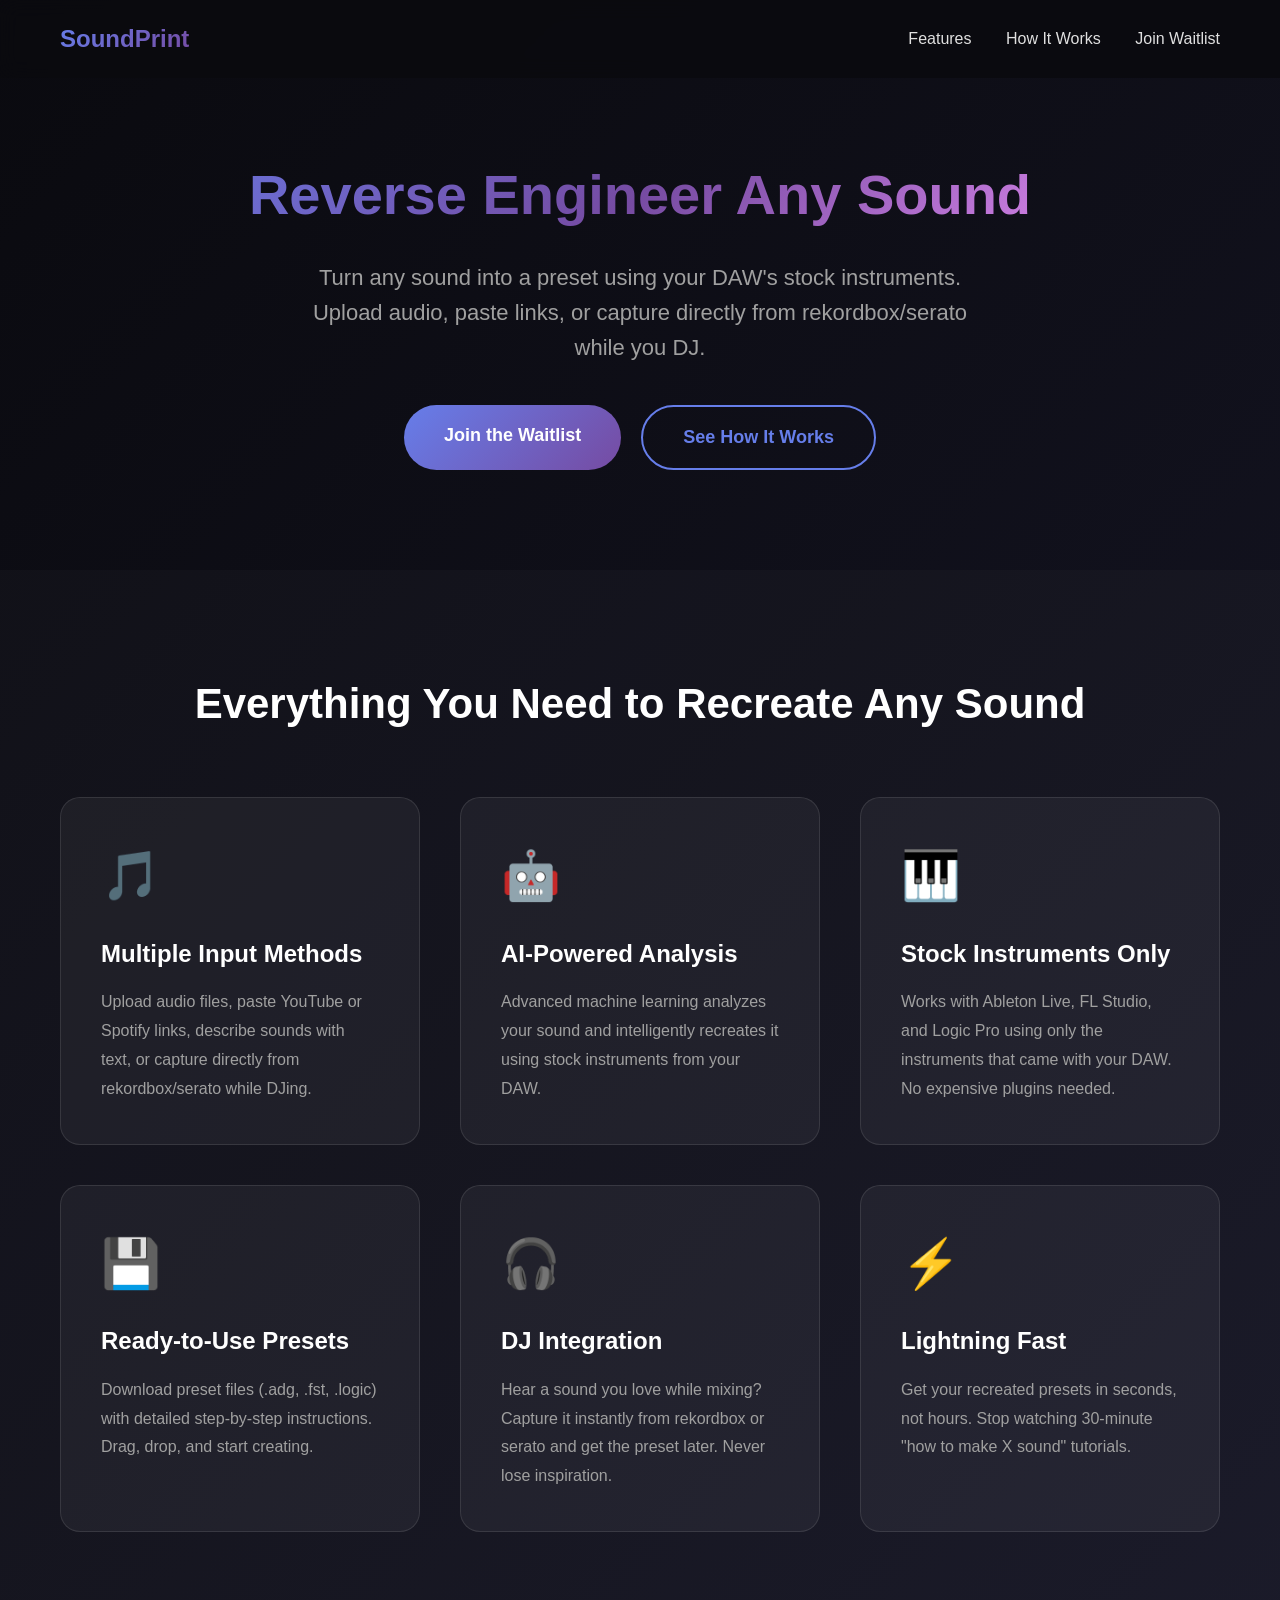
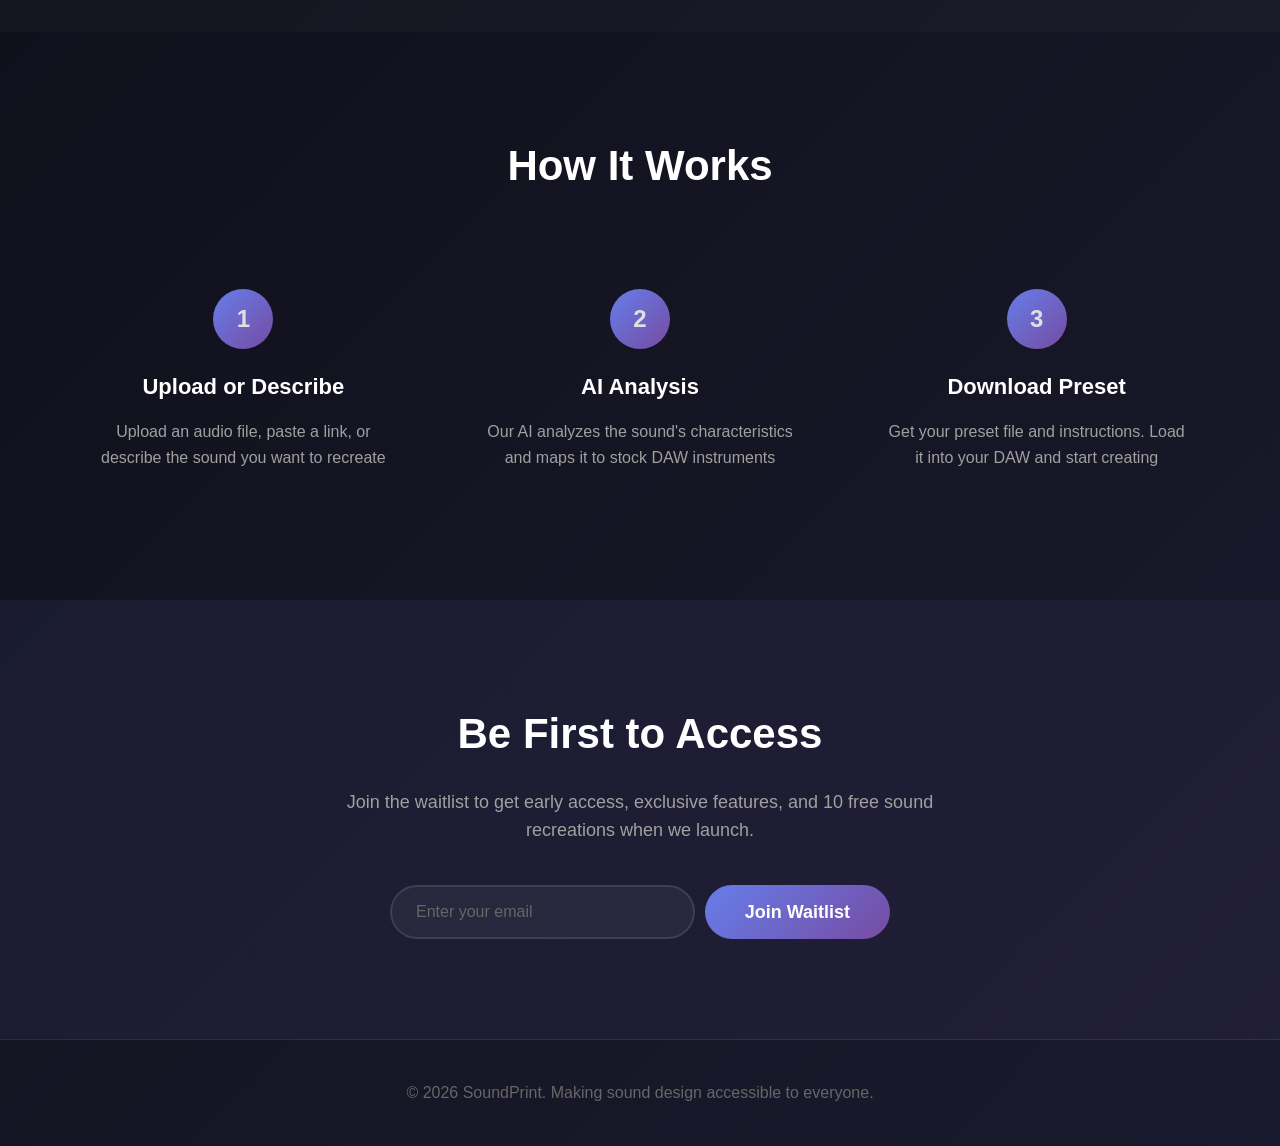
<file: landing-page/index.html>
<!DOCTYPE html>
<html lang="en">
<head>
    <meta charset="UTF-8">
    <meta name="viewport" content="width=device-width, initial-scale=1.0">
    <title>SoundPrint - Reverse Engineer Any Sound</title>
    <meta name="description" content="Turn any sound into a preset using your DAW's stock instruments. Upload audio, paste links, or capture from rekordbox/serato.">
    <style>
        * {
            margin: 0;
            padding: 0;
            box-sizing: border-box;
        }

        body {
            font-family: -apple-system, BlinkMacSystemFont, 'Segoe UI', 'Roboto', 'Oxygen', 'Ubuntu', 'Cantarell', sans-serif;
            background: linear-gradient(135deg, #0a0a0f 0%, #1a1a2e 100%);
            color: #e0e0e0;
            line-height: 1.6;
            overflow-x: hidden;
        }

        .container {
            max-width: 1200px;
            margin: 0 auto;
            padding: 0 20px;
        }

        /* Navigation */
        nav {
            padding: 20px 0;
            position: fixed;
            width: 100%;
            top: 0;
            z-index: 100;
            background: rgba(10, 10, 15, 0.9);
            backdrop-filter: blur(10px);
        }

        nav .container {
            display: flex;
            justify-content: space-between;
            align-items: center;
        }

        .logo {
            font-size: 24px;
            font-weight: bold;
            background: linear-gradient(135deg, #667eea 0%, #764ba2 100%);
            -webkit-background-clip: text;
            -webkit-text-fill-color: transparent;
            background-clip: text;
        }

        .nav-links a {
            color: #e0e0e0;
            text-decoration: none;
            margin-left: 30px;
            transition: color 0.3s;
        }

        .nav-links a:hover {
            color: #667eea;
        }

        /* Hero Section */
        .hero {
            padding: 150px 0 100px;
            text-align: center;
            position: relative;
        }

        .hero h1 {
            font-size: 56px;
            font-weight: 800;
            margin-bottom: 20px;
            background: linear-gradient(135deg, #667eea 0%, #764ba2 50%, #f093fb 100%);
            -webkit-background-clip: text;
            -webkit-text-fill-color: transparent;
            background-clip: text;
            animation: fadeInUp 0.8s ease-out;
        }

        .hero p {
            font-size: 22px;
            color: #a0a0a0;
            margin-bottom: 40px;
            max-width: 700px;
            margin-left: auto;
            margin-right: auto;
            animation: fadeInUp 0.8s ease-out 0.2s both;
        }

        .cta-group {
            display: flex;
            gap: 20px;
            justify-content: center;
            flex-wrap: wrap;
            animation: fadeInUp 0.8s ease-out 0.4s both;
        }

        .btn {
            padding: 16px 40px;
            border: none;
            border-radius: 50px;
            font-size: 18px;
            font-weight: 600;
            cursor: pointer;
            transition: all 0.3s;
            text-decoration: none;
            display: inline-block;
        }

        .btn-primary {
            background: linear-gradient(135deg, #667eea 0%, #764ba2 100%);
            color: white;
        }

        .btn-primary:hover {
            transform: translateY(-2px);
            box-shadow: 0 10px 30px rgba(102, 126, 234, 0.4);
        }

        .btn-secondary {
            background: transparent;
            border: 2px solid #667eea;
            color: #667eea;
        }

        .btn-secondary:hover {
            background: rgba(102, 126, 234, 0.1);
        }

        /* Features Section */
        .features {
            padding: 100px 0;
            background: rgba(255, 255, 255, 0.02);
        }

        .section-title {
            text-align: center;
            font-size: 42px;
            margin-bottom: 60px;
            color: #fff;
        }

        .features-grid {
            display: grid;
            grid-template-columns: repeat(auto-fit, minmax(280px, 1fr));
            gap: 40px;
        }

        .feature-card {
            padding: 40px;
            background: rgba(255, 255, 255, 0.05);
            border-radius: 20px;
            border: 1px solid rgba(255, 255, 255, 0.1);
            transition: all 0.3s;
        }

        .feature-card:hover {
            transform: translateY(-5px);
            background: rgba(255, 255, 255, 0.08);
            border-color: #667eea;
        }

        .feature-icon {
            font-size: 48px;
            margin-bottom: 20px;
        }

        .feature-card h3 {
            font-size: 24px;
            margin-bottom: 15px;
            color: #fff;
        }

        .feature-card p {
            color: #a0a0a0;
            line-height: 1.8;
        }

        /* How It Works */
        .how-it-works {
            padding: 100px 0;
        }

        .steps {
            display: grid;
            grid-template-columns: repeat(auto-fit, minmax(250px, 1fr));
            gap: 30px;
            margin-top: 60px;
        }

        .step {
            text-align: center;
            padding: 30px;
        }

        .step-number {
            width: 60px;
            height: 60px;
            background: linear-gradient(135deg, #667eea 0%, #764ba2 100%);
            border-radius: 50%;
            display: flex;
            align-items: center;
            justify-content: center;
            margin: 0 auto 20px;
            font-size: 24px;
            font-weight: bold;
        }

        .step h3 {
            font-size: 22px;
            margin-bottom: 15px;
            color: #fff;
        }

        .step p {
            color: #a0a0a0;
        }

        /* Waitlist Section */
        .waitlist {
            padding: 100px 0;
            background: linear-gradient(135deg, #667eea15 0%, #764ba215 100%);
        }

        .waitlist-content {
            text-align: center;
            max-width: 600px;
            margin: 0 auto;
        }

        .waitlist h2 {
            font-size: 42px;
            margin-bottom: 20px;
            color: #fff;
        }

        .waitlist p {
            font-size: 18px;
            color: #a0a0a0;
            margin-bottom: 40px;
        }

        .email-form {
            display: flex;
            gap: 10px;
            max-width: 500px;
            margin: 0 auto;
        }

        .email-input {
            flex: 1;
            padding: 16px 24px;
            border: 2px solid rgba(255, 255, 255, 0.1);
            background: rgba(255, 255, 255, 0.05);
            border-radius: 50px;
            color: #fff;
            font-size: 16px;
            outline: none;
            transition: all 0.3s;
        }

        .email-input:focus {
            border-color: #667eea;
            background: rgba(255, 255, 255, 0.08);
        }

        .email-input::placeholder {
            color: #666;
        }

        /* Footer */
        footer {
            padding: 40px 0;
            text-align: center;
            color: #666;
            border-top: 1px solid rgba(255, 255, 255, 0.1);
        }

        /* Animations */
        @keyframes fadeInUp {
            from {
                opacity: 0;
                transform: translateY(30px);
            }
            to {
                opacity: 1;
                transform: translateY(0);
            }
        }

        @keyframes float {
            0%, 100% {
                transform: translateY(0px);
            }
            50% {
                transform: translateY(-20px);
            }
        }

        /* Responsive */
        @media (max-width: 768px) {
            .hero h1 {
                font-size: 36px;
            }

            .hero p {
                font-size: 18px;
            }

            .section-title {
                font-size: 32px;
            }

            .email-form {
                flex-direction: column;
            }

            .nav-links {
                display: none;
            }
        }

        /* Success Message */
        .success-message {
            display: none;
            padding: 15px;
            background: rgba(76, 175, 80, 0.2);
            border: 1px solid #4CAF50;
            border-radius: 10px;
            color: #4CAF50;
            margin-top: 20px;
        }

        .success-message.show {
            display: block;
            animation: fadeInUp 0.5s ease-out;
        }
    </style>
</head>
<body>
    <!-- Navigation -->
    <nav>
        <div class="container">
            <div class="logo">SoundPrint</div>
            <div class="nav-links">
                <a href="#features">Features</a>
                <a href="#how-it-works">How It Works</a>
                <a href="#waitlist">Join Waitlist</a>
            </div>
        </div>
    </nav>

    <!-- Hero Section -->
    <section class="hero">
        <div class="container">
            <h1>Reverse Engineer Any Sound</h1>
            <p>Turn any sound into a preset using your DAW's stock instruments. Upload audio, paste links, or capture directly from rekordbox/serato while you DJ.</p>
            <div class="cta-group">
                <a href="#waitlist" class="btn btn-primary">Join the Waitlist</a>
                <a href="#how-it-works" class="btn btn-secondary">See How It Works</a>
            </div>
        </div>
    </section>

    <!-- Features Section -->
    <section id="features" class="features">
        <div class="container">
            <h2 class="section-title">Everything You Need to Recreate Any Sound</h2>
            <div class="features-grid">
                <div class="feature-card">
                    <div class="feature-icon">🎵</div>
                    <h3>Multiple Input Methods</h3>
                    <p>Upload audio files, paste YouTube or Spotify links, describe sounds with text, or capture directly from rekordbox/serato while DJing.</p>
                </div>
                <div class="feature-card">
                    <div class="feature-icon">🤖</div>
                    <h3>AI-Powered Analysis</h3>
                    <p>Advanced machine learning analyzes your sound and intelligently recreates it using stock instruments from your DAW.</p>
                </div>
                <div class="feature-card">
                    <div class="feature-icon">🎹</div>
                    <h3>Stock Instruments Only</h3>
                    <p>Works with Ableton Live, FL Studio, and Logic Pro using only the instruments that came with your DAW. No expensive plugins needed.</p>
                </div>
                <div class="feature-card">
                    <div class="feature-icon">💾</div>
                    <h3>Ready-to-Use Presets</h3>
                    <p>Download preset files (.adg, .fst, .logic) with detailed step-by-step instructions. Drag, drop, and start creating.</p>
                </div>
                <div class="feature-card">
                    <div class="feature-icon">🎧</div>
                    <h3>DJ Integration</h3>
                    <p>Hear a sound you love while mixing? Capture it instantly from rekordbox or serato and get the preset later. Never lose inspiration.</p>
                </div>
                <div class="feature-card">
                    <div class="feature-icon">⚡</div>
                    <h3>Lightning Fast</h3>
                    <p>Get your recreated presets in seconds, not hours. Stop watching 30-minute "how to make X sound" tutorials.</p>
                </div>
            </div>
        </div>
    </section>

    <!-- How It Works -->
    <section id="how-it-works" class="how-it-works">
        <div class="container">
            <h2 class="section-title">How It Works</h2>
            <div class="steps">
                <div class="step">
                    <div class="step-number">1</div>
                    <h3>Upload or Describe</h3>
                    <p>Upload an audio file, paste a link, or describe the sound you want to recreate</p>
                </div>
                <div class="step">
                    <div class="step-number">2</div>
                    <h3>AI Analysis</h3>
                    <p>Our AI analyzes the sound's characteristics and maps it to stock DAW instruments</p>
                </div>
                <div class="step">
                    <div class="step-number">3</div>
                    <h3>Download Preset</h3>
                    <p>Get your preset file and instructions. Load it into your DAW and start creating</p>
                </div>
            </div>
        </div>
    </section>

    <!-- Waitlist Section -->
    <section id="waitlist" class="waitlist">
        <div class="container">
            <div class="waitlist-content">
                <h2>Be First to Access</h2>
                <p>Join the waitlist to get early access, exclusive features, and 10 free sound recreations when we launch.</p>
                <form class="email-form" id="waitlistForm">
                    <input
                        type="email"
                        class="email-input"
                        placeholder="Enter your email"
                        required
                        id="emailInput"
                    >
                    <button type="submit" class="btn btn-primary">Join Waitlist</button>
                </form>
                <div class="success-message" id="successMessage">
                    🎉 You're on the list! Check your email for confirmation.
                </div>
            </div>
        </div>
    </section>

    <!-- Footer -->
    <footer>
        <div class="container">
            <p>&copy; 2026 SoundPrint. Making sound design accessible to everyone.</p>
        </div>
    </footer>

    <script>
        // Smooth scrolling for anchor links
        document.querySelectorAll('a[href^="#"]').forEach(anchor => {
            anchor.addEventListener('click', function (e) {
                e.preventDefault();
                const target = document.querySelector(this.getAttribute('href'));
                if (target) {
                    target.scrollIntoView({
                        behavior: 'smooth',
                        block: 'start'
                    });
                }
            });
        });

        // Waitlist form submission
        document.getElementById('waitlistForm').addEventListener('submit', async function(e) {
            e.preventDefault();
            const email = document.getElementById('emailInput').value;
            const successMessage = document.getElementById('successMessage');

            // TODO: Replace with actual API endpoint when backend is ready
            console.log('Email submitted:', email);

            // Show success message
            successMessage.classList.add('show');
            document.getElementById('emailInput').value = '';

            // Hide message after 5 seconds
            setTimeout(() => {
                successMessage.classList.remove('show');
            }, 5000);
        });

        // Intersection Observer for animation on scroll
        const observerOptions = {
            threshold: 0.1,
            rootMargin: '0px 0px -100px 0px'
        };

        const observer = new IntersectionObserver((entries) => {
            entries.forEach(entry => {
                if (entry.isIntersecting) {
                    entry.target.style.animation = 'fadeInUp 0.8s ease-out both';
                }
            });
        }, observerOptions);

        document.querySelectorAll('.feature-card, .step').forEach(el => {
            observer.observe(el);
        });
    </script>
</body>
</html>
</file>
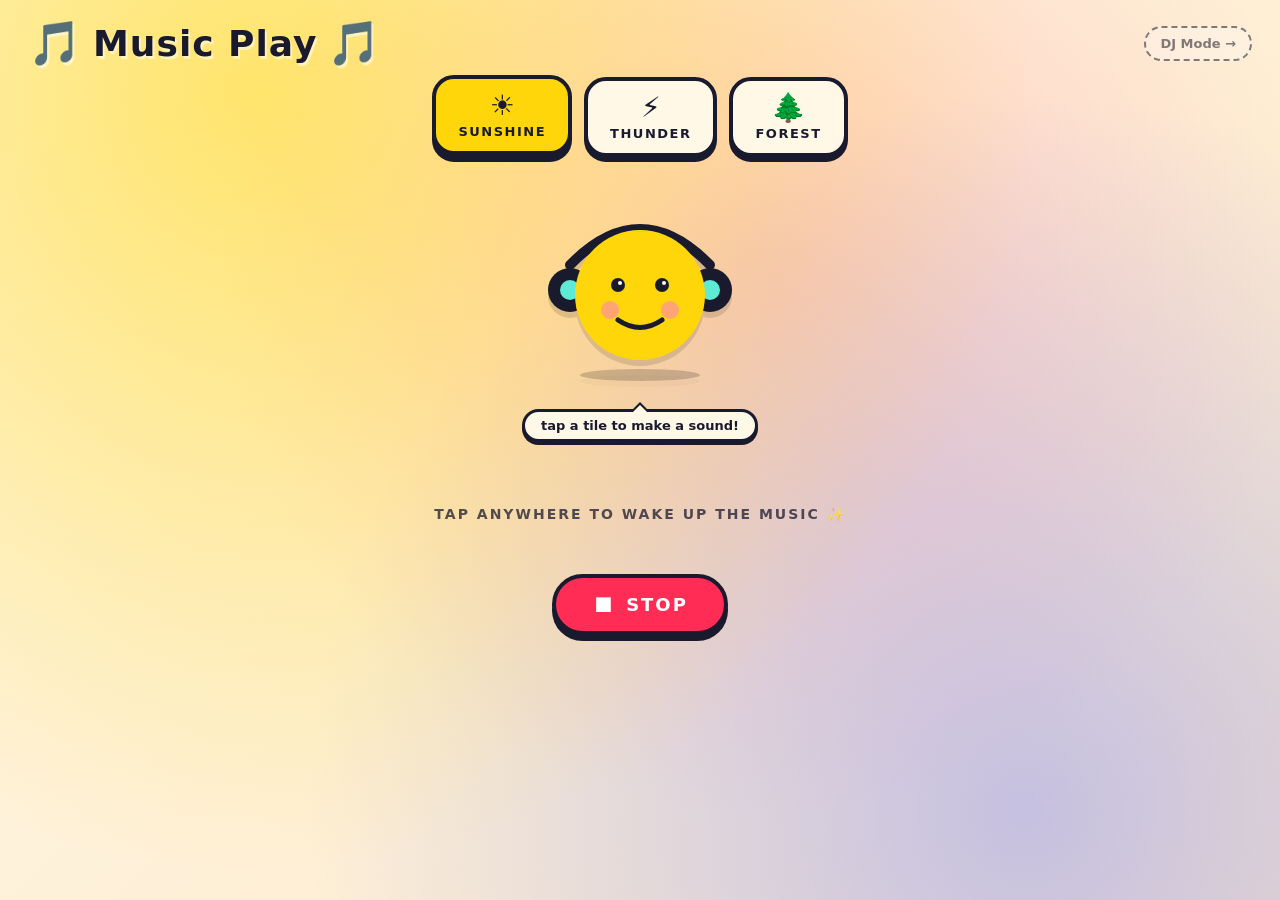
<file: play/index.html>
<!DOCTYPE html>
<html lang="en">
<head>
  <meta charset="UTF-8">
  <meta name="viewport" content="width=device-width, initial-scale=1.0, maximum-scale=1.0, user-scalable=no, viewport-fit=cover">
  <title>SoundPrint Play</title>
  <meta name="theme-color" content="#ffd60a">
  <meta name="apple-mobile-web-app-capable" content="yes">
  <meta name="mobile-web-app-capable" content="yes">
  <meta name="apple-mobile-web-app-status-bar-style" content="black-translucent">
  <meta name="apple-mobile-web-app-title" content="Music Play">
  <meta name="format-detection" content="telephone=no">
  <link rel="apple-touch-icon" href="../visual-daw/apple-touch-icon.png">
  <link rel="icon" type="image/svg+xml" href="../visual-daw/icon.svg">
  <link rel="stylesheet" href="style.css">
</head>
<body>
  <canvas id="sparkle-canvas"></canvas>

  <header id="play-header">
    <h1 class="play-title">
      <span class="title-emoji">🎵</span>
      Music Play
      <span class="title-emoji">🎵</span>
    </h1>
    <a href="../visual-daw/" class="pro-link" title="DJ Mode for grown-ups">DJ Mode &rarr;</a>
  </header>

  <main id="play-main">
    <nav class="worlds" aria-label="Music worlds">
      <button class="world active" data-genre="house">
        <span class="world-emoji">☀️</span>
        <span class="world-name">SUNSHINE</span>
      </button>
      <button class="world" data-genre="dnb">
        <span class="world-emoji">⚡</span>
        <span class="world-name">THUNDER</span>
      </button>
      <button class="world" data-genre="downtempo">
        <span class="world-emoji">🌲</span>
        <span class="world-name">FOREST</span>
      </button>
    </nav>

    <div class="character-stage">
      <div id="character" class="character" aria-hidden="true">
        <svg viewBox="0 0 220 220" xmlns="http://www.w3.org/2000/svg">
          <!-- shadow -->
          <ellipse cx="110" cy="200" rx="60" ry="6" fill="rgba(0,0,0,0.18)"/>
          <!-- headphone band -->
          <path d="M40 90 Q 110 18 180 90" stroke="#1a1a2e" stroke-width="10" fill="none" stroke-linecap="round"/>
          <!-- ear cups -->
          <circle cx="40" cy="115" r="22" fill="#1a1a2e"/>
          <circle cx="180" cy="115" r="22" fill="#1a1a2e"/>
          <circle cx="40" cy="115" r="10" fill="#5eead4"/>
          <circle cx="180" cy="115" r="10" fill="#5eead4"/>
          <!-- face -->
          <circle cx="110" cy="120" r="65" fill="#ffd60a"/>
          <!-- cheeks -->
          <circle cx="80" cy="135" r="9" fill="#ff8fa3" opacity="0.7"/>
          <circle cx="140" cy="135" r="9" fill="#ff8fa3" opacity="0.7"/>
          <!-- eyes -->
          <g class="char-eyes">
            <circle cx="88" cy="110" r="7" fill="#1a1a2e"/>
            <circle cx="132" cy="110" r="7" fill="#1a1a2e"/>
            <circle cx="90" cy="108" r="2" fill="#fff"/>
            <circle cx="134" cy="108" r="2" fill="#fff"/>
          </g>
          <!-- smile -->
          <path class="char-mouth" d="M88 145 Q 110 160 132 145" stroke="#1a1a2e" stroke-width="5" fill="none" stroke-linecap="round"/>
        </svg>
        <div class="char-glow"></div>
      </div>
      <div class="speech" id="speech">tap a tile to make a sound!</div>
    </div>

    <section class="grid-wrap">
      <div id="play-grid" class="play-grid"><!-- rendered by play.js --></div>
      <button id="stop-all" class="stop-btn" aria-label="Stop everything">
        <span class="stop-emoji">⏹</span>
        <span class="stop-text">STOP</span>
      </button>
    </section>
  </main>

  <!-- Shared engine + voice modules from the DAW route -->
  <script src="../visual-daw/audio-engine.js"></script>
  <script src="../visual-daw/voices/house-voices.js"></script>
  <script src="../visual-daw/voices/dnb-voices.js"></script>
  <script src="../visual-daw/voices/downtempo-voices.js"></script>
  <script src="../visual-daw/sequencer.js"></script>
  <script src="../visual-daw/session-view.js"></script>
  <script src="play.js"></script>
</body>
</html>
</file>
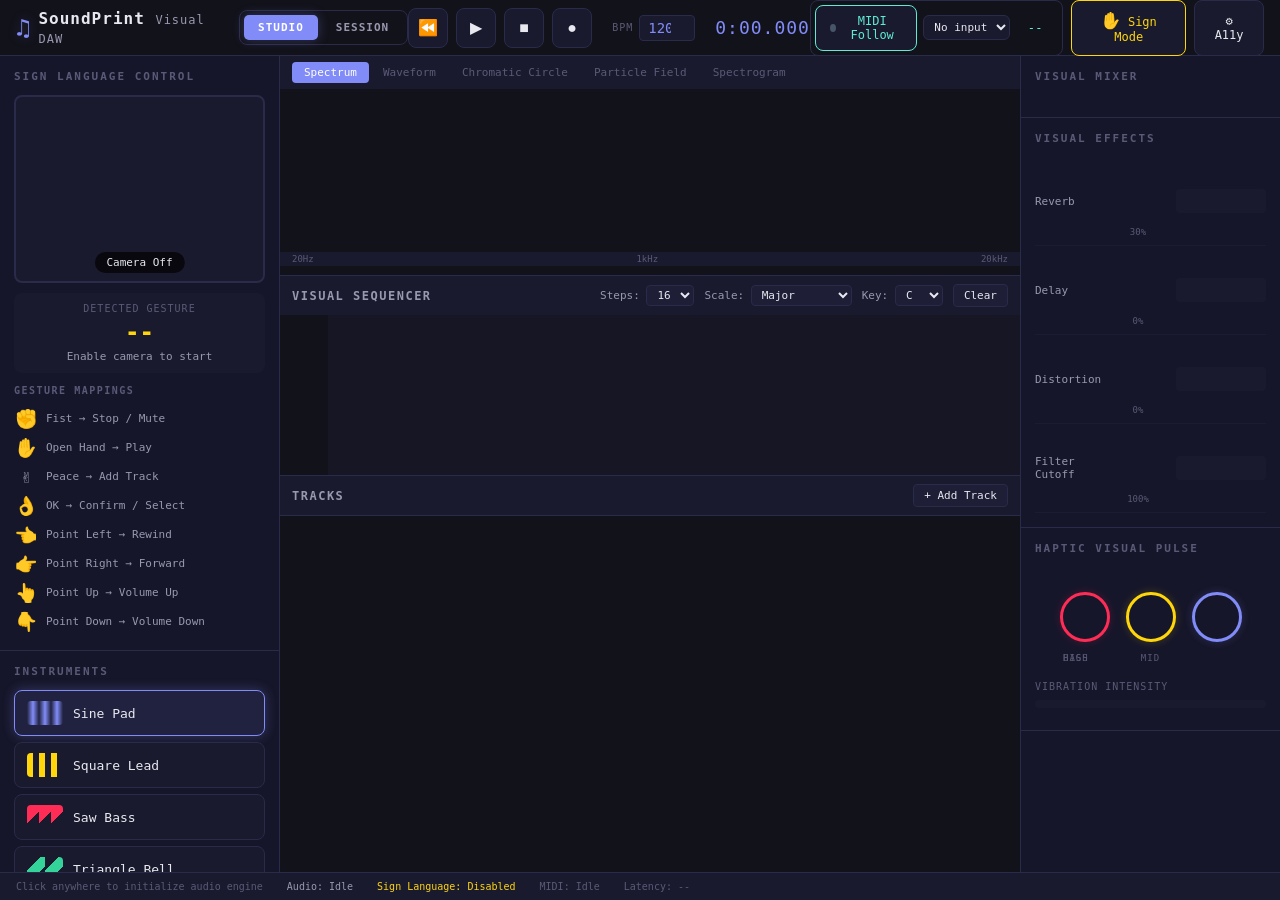
<file: visual-daw/index.html>
<!DOCTYPE html>
<html lang="en">
<head>
  <meta charset="UTF-8">
  <meta name="viewport" content="width=device-width, initial-scale=1.0, maximum-scale=1.0, user-scalable=no, viewport-fit=cover">
  <title>SoundPrint Visual DAW</title>
  <meta name="theme-color" content="#0f0f1a">
  <meta name="color-scheme" content="dark">
  <!-- iOS PWA -->
  <meta name="apple-mobile-web-app-capable" content="yes">
  <meta name="mobile-web-app-capable" content="yes">
  <meta name="apple-mobile-web-app-status-bar-style" content="black-translucent">
  <meta name="apple-mobile-web-app-title" content="SoundPrint">
  <meta name="format-detection" content="telephone=no">
  <link rel="manifest" href="manifest.json">
  <link rel="apple-touch-icon" href="apple-touch-icon.png">
  <link rel="icon" type="image/svg+xml" href="icon.svg">
  <link rel="stylesheet" href="style.css">
</head>
<body>
  <div id="app">
    <!-- Top Bar -->
    <header id="top-bar">
      <div class="logo">
        <span class="logo-icon">&#9835;</span>
        <span class="logo-text">SoundPrint <span class="subtitle">Visual DAW</span></span>
      </div>
      <nav id="view-tabs" aria-label="Workspace mode">
        <button class="view-tab active" data-view="studio" title="FL/Logic-style step + arrangement">Studio</button>
        <button class="view-tab" data-view="session" title="Ableton-style clip launcher">Session</button>
      </nav>
      <div class="transport-controls">
        <button id="btn-rewind" class="transport-btn" title="Rewind" aria-label="Rewind">&#9194;</button>
        <button id="btn-play" class="transport-btn play-btn" title="Play" aria-label="Play">&#9654;</button>
        <button id="btn-stop" class="transport-btn" title="Stop" aria-label="Stop">&#9632;</button>
        <button id="btn-record" class="transport-btn record-btn" title="Record" aria-label="Record">&#9679;</button>
        <div class="bpm-display">
          <label for="bpm-input">BPM</label>
          <input type="number" id="bpm-input" value="120" min="40" max="300" step="1">
        </div>
        <div class="time-sig">
          <span id="time-display">0:00.000</span>
        </div>
      </div>
      <div class="top-actions">
        <div id="midi-controls" class="midi-controls" title="Follow a synth via MIDI from your DAW">
          <button id="btn-midi-follow" class="action-btn midi-btn">
            <span class="midi-dot" aria-hidden="true"></span>
            <span class="midi-label">MIDI Follow</span>
          </button>
          <select id="midi-input-select" class="midi-select" aria-label="MIDI input device">
            <option value="">No input</option>
          </select>
          <span id="midi-note-display" class="midi-note-display" aria-live="polite">--</span>
        </div>
        <button id="btn-sign-language" class="action-btn sign-btn" title="Enable Sign Language Control">
          <span class="hand-icon">&#9995;</span> Sign Mode
        </button>
        <button id="btn-accessibility" class="action-btn" title="Accessibility Settings">&#9881; A11y</button>
      </div>
    </header>

    <!-- Main Content Area -->
    <main id="main-content">
      <!-- Left Panel - Instruments & Sign Language -->
      <aside id="left-panel">
        <div class="panel-section" id="sign-language-panel">
          <h3>Sign Language Control</h3>
          <div id="camera-feed-container">
            <video id="camera-feed" autoplay playsinline muted></video>
            <canvas id="gesture-overlay"></canvas>
            <div id="gesture-status">Camera Off</div>
          </div>
          <div id="detected-gesture">
            <div class="gesture-label">Detected Gesture</div>
            <div id="gesture-name">--</div>
            <div id="gesture-action">Enable camera to start</div>
          </div>
          <div id="gesture-mappings">
            <h4>Gesture Mappings</h4>
            <div class="mapping-item">
              <span class="gesture-icon">&#9994;</span>
              <span class="mapping-desc">Fist &rarr; Stop / Mute</span>
            </div>
            <div class="mapping-item">
              <span class="gesture-icon">&#9995;</span>
              <span class="mapping-desc">Open Hand &rarr; Play</span>
            </div>
            <div class="mapping-item">
              <span class="gesture-icon">&#9996;</span>
              <span class="mapping-desc">Peace &rarr; Add Track</span>
            </div>
            <div class="mapping-item">
              <span class="gesture-icon">&#128076;</span>
              <span class="mapping-desc">OK &rarr; Confirm / Select</span>
            </div>
            <div class="mapping-item">
              <span class="gesture-icon">&#128072;</span>
              <span class="mapping-desc">Point Left &rarr; Rewind</span>
            </div>
            <div class="mapping-item">
              <span class="gesture-icon">&#128073;</span>
              <span class="mapping-desc">Point Right &rarr; Forward</span>
            </div>
            <div class="mapping-item">
              <span class="gesture-icon">&#128070;</span>
              <span class="mapping-desc">Point Up &rarr; Volume Up</span>
            </div>
            <div class="mapping-item">
              <span class="gesture-icon">&#128071;</span>
              <span class="mapping-desc">Point Down &rarr; Volume Down</span>
            </div>
          </div>
        </div>

        <div class="panel-section" id="instruments-panel">
          <h3>Instruments</h3>
          <div class="instrument-list">
            <button class="instrument-btn active" data-instrument="sine">
              <div class="inst-visual sine-wave"></div>
              <span>Sine Pad</span>
            </button>
            <button class="instrument-btn" data-instrument="square">
              <div class="inst-visual square-wave"></div>
              <span>Square Lead</span>
            </button>
            <button class="instrument-btn" data-instrument="sawtooth">
              <div class="inst-visual saw-wave"></div>
              <span>Saw Bass</span>
            </button>
            <button class="instrument-btn" data-instrument="triangle">
              <div class="inst-visual tri-wave"></div>
              <span>Triangle Bell</span>
            </button>
            <button class="instrument-btn" data-instrument="drums">
              <div class="inst-visual drum-icon"></div>
              <span>Drum Kit</span>
            </button>
            <button class="instrument-btn" data-instrument="noise">
              <div class="inst-visual noise-icon"></div>
              <span>Noise / FX</span>
            </button>
          </div>
        </div>
      </aside>

      <!-- Center - Visualization + Timeline -->
      <section id="center-panel">
        <!-- Main Visualization Area -->
        <div id="visualization-area">
          <div id="viz-tabs">
            <button class="viz-tab active" data-viz="spectrum">Spectrum</button>
            <button class="viz-tab" data-viz="waveform">Waveform</button>
            <button class="viz-tab" data-viz="chromatic">Chromatic Circle</button>
            <button class="viz-tab" data-viz="particles">Particle Field</button>
            <button class="viz-tab" data-viz="spectrogram">Spectrogram</button>
          </div>
          <canvas id="main-viz-canvas"></canvas>
          <div id="frequency-legend">
            <span class="freq-low">20Hz</span>
            <span class="freq-mid">1kHz</span>
            <span class="freq-high">20kHz</span>
          </div>
        </div>

        <!-- Session View (Ableton clip launcher) -->
        <div id="session-area" class="hidden">
          <div id="session-header">
            <h3>Session <span class="session-subtitle">clip launcher</span></h3>
            <div class="session-hint">Click a clip to launch. Click a scene <span class="key">&#9654;</span> to fire the row. Click again to stop.</div>
          </div>
          <div id="session-grid-container"></div>
        </div>

        <!-- Visual Piano Roll / Sequencer -->
        <div id="sequencer-area">
          <div id="sequencer-header">
            <h3>Visual Sequencer</h3>
            <div class="seq-controls">
              <label>Steps: <select id="step-count">
                <option value="8">8</option>
                <option value="16" selected>16</option>
                <option value="32">32</option>
                <option value="64">64</option>
              </select></label>
              <label>Scale: <select id="scale-select">
                <option value="chromatic">Chromatic</option>
                <option value="major" selected>Major</option>
                <option value="minor">Minor</option>
                <option value="pentatonic">Pentatonic</option>
                <option value="blues">Blues</option>
              </select></label>
              <label>Key: <select id="key-select">
                <option value="C">C</option>
                <option value="C#">C#</option>
                <option value="D">D</option>
                <option value="D#">D#</option>
                <option value="E">E</option>
                <option value="F">F</option>
                <option value="F#">F#</option>
                <option value="G">G</option>
                <option value="G#">G#</option>
                <option value="A">A</option>
                <option value="A#">A#</option>
                <option value="B">B</option>
              </select></label>
              <button id="clear-seq" class="seq-btn">Clear</button>
            </div>
          </div>
          <div id="sequencer-grid-container">
            <div id="note-labels"></div>
            <div id="sequencer-grid"></div>
          </div>
        </div>

        <!-- Track Timeline -->
        <div id="track-area">
          <div id="track-header">
            <h3>Tracks</h3>
            <button id="add-track-btn" class="seq-btn">+ Add Track</button>
          </div>
          <div id="tracks-container">
            <!-- Tracks rendered by JS -->
          </div>
        </div>
      </section>

      <!-- Right Panel - Visual Mixer & Effects -->
      <aside id="right-panel">
        <div class="panel-section" id="visual-mixer">
          <h3>Visual Mixer</h3>
          <div id="mixer-channels">
            <!-- Mixer channels rendered by JS -->
          </div>
        </div>

        <div class="panel-section" id="effects-panel">
          <h3>Visual Effects</h3>
          <div class="effect-control">
            <label>Reverb</label>
            <div class="visual-knob" data-param="reverb" data-value="0.3">
              <canvas class="knob-canvas" width="60" height="60"></canvas>
              <span class="knob-value">30%</span>
            </div>
            <div class="effect-viz reverb-viz"></div>
          </div>
          <div class="effect-control">
            <label>Delay</label>
            <div class="visual-knob" data-param="delay" data-value="0.0">
              <canvas class="knob-canvas" width="60" height="60"></canvas>
              <span class="knob-value">0%</span>
            </div>
            <div class="effect-viz delay-viz"></div>
          </div>
          <div class="effect-control">
            <label>Distortion</label>
            <div class="visual-knob" data-param="distortion" data-value="0.0">
              <canvas class="knob-canvas" width="60" height="60"></canvas>
              <span class="knob-value">0%</span>
            </div>
            <div class="effect-viz dist-viz"></div>
          </div>
          <div class="effect-control">
            <label>Filter Cutoff</label>
            <div class="visual-knob" data-param="filter" data-value="1.0">
              <canvas class="knob-canvas" width="60" height="60"></canvas>
              <span class="knob-value">100%</span>
            </div>
            <div class="effect-viz filter-viz"></div>
          </div>
        </div>

        <!-- Haptic Visual Feedback -->
        <div class="panel-section" id="haptic-panel">
          <h3>Haptic Visual Pulse</h3>
          <div id="haptic-display">
            <div class="pulse-ring" id="pulse-bass"></div>
            <div class="pulse-ring" id="pulse-mid"></div>
            <div class="pulse-ring" id="pulse-high"></div>
            <div class="pulse-label">Bass</div>
            <div class="pulse-label mid-label">Mid</div>
            <div class="pulse-label high-label">High</div>
          </div>
          <div id="vibration-indicator">
            <span>Vibration Intensity</span>
            <div class="vib-bar-container">
              <div class="vib-bar" id="vib-bar"></div>
            </div>
          </div>
        </div>
      </aside>
    </main>

    <!-- Bottom Status Bar -->
    <footer id="status-bar">
      <span id="status-text">Ready - Visual DAW Loaded</span>
      <span id="audio-status">Audio: Idle</span>
      <span id="sign-status">Sign Language: Disabled</span>
      <span id="midi-status">MIDI: Idle</span>
      <span id="latency-display">Latency: --</span>
    </footer>
  </div>

  <!-- Accessibility Overlay -->
  <div id="a11y-overlay" class="overlay hidden">
    <div class="overlay-content">
      <h2>Accessibility Settings</h2>
      <button class="close-overlay" aria-label="Close">&times;</button>
      <div class="a11y-options">
        <label class="a11y-option">
          <input type="checkbox" id="opt-high-contrast"> High Contrast Mode
        </label>
        <label class="a11y-option">
          <input type="checkbox" id="opt-flash-alerts" checked> Flash Alerts for Beat
        </label>
        <label class="a11y-option">
          <input type="checkbox" id="opt-color-blind"> Color Blind Friendly Palette
        </label>
        <label class="a11y-option">
          <input type="checkbox" id="opt-large-viz" checked> Large Visualizations
        </label>
        <label class="a11y-option">
          <input type="checkbox" id="opt-haptic" checked> Haptic Pulse Display
        </label>
        <label class="a11y-option">
          <input type="checkbox" id="opt-screen-reader"> Screen Reader Descriptions
        </label>
        <div class="a11y-option">
          <label for="viz-intensity">Visualization Intensity</label>
          <input type="range" id="viz-intensity" min="0.2" max="2.0" step="0.1" value="1.0">
        </div>
        <div class="a11y-option">
          <label for="flash-rate">Beat Flash Rate</label>
          <input type="range" id="flash-rate" min="0.5" max="3.0" step="0.1" value="1.0">
        </div>
      </div>
    </div>
  </div>

  <script src="audio-engine.js"></script>
  <script src="voices/house-voices.js"></script>
  <script src="voices/dnb-voices.js"></script>
  <script src="voices/downtempo-voices.js"></script>
  <script src="visualizer.js"></script>
  <script src="sign-language.js"></script>
  <script src="sequencer.js"></script>
  <script src="midi-follow.js"></script>
  <script src="session-view.js"></script>
  <script src="app.js"></script>
</body>
</html>
</file>
<file: play/style.css>
/* SoundPrint Play — kid-friendly skin */

:root {
  --bg-1: #ffd60a;
  --bg-2: #ff8fa3;
  --bg-3: #818cf8;
  --ink: #1a1a2e;
  --paper: #fff8e7;
  --shadow: rgba(26, 26, 46, 0.18);

  /* Per-genre accent — set by JS */
  --accent: #ffd60a;
  --accent-dark: #f59e0b;
}

*, *::before, *::after { box-sizing: border-box; margin: 0; padding: 0; }

html, body {
  -webkit-text-size-adjust: 100%;
  -webkit-tap-highlight-color: transparent;
  overscroll-behavior: none;
  touch-action: manipulation;
  -webkit-touch-callout: none;
  -webkit-user-select: none;
  user-select: none;
}

body {
  font-family: 'Avenir Next', 'Quicksand', 'Comic Sans MS', system-ui, sans-serif;
  font-weight: 800;
  color: var(--ink);
  min-height: 100vh;
  width: 100vw;
  overflow-x: hidden;
  background:
    radial-gradient(circle at 20% 10%, rgba(255, 214, 10, 0.55), transparent 60%),
    radial-gradient(circle at 80% 90%, rgba(129, 140, 248, 0.45), transparent 55%),
    radial-gradient(circle at 60% 30%, rgba(255, 143, 163, 0.40), transparent 55%),
    linear-gradient(135deg, #fff8e7 0%, #fde8c8 100%);
  padding: env(safe-area-inset-top) env(safe-area-inset-right) env(safe-area-inset-bottom) env(safe-area-inset-left);
  transition: background 600ms ease;
  position: relative;
}

body[data-genre="dnb"] {
  background:
    radial-gradient(circle at 20% 10%, rgba(94, 234, 212, 0.5), transparent 60%),
    radial-gradient(circle at 80% 90%, rgba(192, 132, 252, 0.45), transparent 55%),
    linear-gradient(135deg, #1a1340 0%, #2d1b69 100%);
  color: #fff8e7;
}
body[data-genre="downtempo"] {
  background:
    radial-gradient(circle at 30% 20%, rgba(167, 243, 208, 0.45), transparent 55%),
    radial-gradient(circle at 70% 80%, rgba(196, 181, 253, 0.40), transparent 55%),
    linear-gradient(135deg, #d6f5e3 0%, #c2e7ff 100%);
}

#sparkle-canvas {
  position: fixed;
  inset: 0;
  width: 100vw;
  height: 100vh;
  pointer-events: none;
  z-index: 5;
}

#play-header {
  display: flex;
  justify-content: space-between;
  align-items: center;
  padding: 18px 28px 8px;
  position: relative;
  z-index: 10;
}

.play-title {
  font-size: clamp(22px, 4vw, 36px);
  letter-spacing: 1px;
  display: flex;
  align-items: center;
  gap: 10px;
  text-shadow: 2px 3px 0 rgba(255, 255, 255, 0.5);
}

.title-emoji { font-size: 1.2em; }

.pro-link {
  font-size: 13px;
  text-decoration: none;
  color: inherit;
  opacity: 0.55;
  background: rgba(255, 255, 255, 0.45);
  padding: 8px 14px;
  border-radius: 999px;
  border: 2px dashed currentColor;
  transition: opacity 0.2s;
}
.pro-link:hover { opacity: 1; }

#play-main {
  display: flex;
  flex-direction: column;
  align-items: center;
  gap: 18px;
  padding: 0 18px 28px;
  position: relative;
  z-index: 10;
}

/* ---- Worlds (genre tabs) ---- */
.worlds {
  display: flex;
  gap: 12px;
  flex-wrap: wrap;
  justify-content: center;
}

.world {
  appearance: none;
  border: 4px solid var(--ink);
  background: var(--paper);
  color: var(--ink);
  font-family: inherit;
  font-weight: 800;
  padding: 10px 22px 12px;
  border-radius: 22px;
  cursor: pointer;
  display: flex;
  flex-direction: column;
  align-items: center;
  gap: 2px;
  min-width: 110px;
  box-shadow: 0 5px 0 var(--ink);
  transition: transform 0.12s, box-shadow 0.12s, background 0.2s;
  touch-action: manipulation;
}

body[data-genre="dnb"] .world { color: var(--ink); }

.world:active { transform: translateY(3px); box-shadow: 0 2px 0 var(--ink); }
.world.active {
  background: var(--accent);
  transform: translateY(-2px);
  box-shadow: 0 7px 0 var(--ink);
}

.world-emoji { font-size: 28px; }
.world-name { font-size: 13px; letter-spacing: 1.5px; }

/* ---- Character ---- */
.character-stage {
  position: relative;
  display: flex;
  flex-direction: column;
  align-items: center;
  gap: 6px;
}

.character {
  width: 180px;
  height: 180px;
  position: relative;
  filter: drop-shadow(0 6px 0 rgba(0, 0, 0, 0.12));
  transform-origin: 50% 90%;
  animation: idle-bob 2.4s ease-in-out infinite;
}

.character.bop {
  animation: kick-bop 0.18s ease-out;
}
.character.playing { animation: idle-bob 0.5s ease-in-out infinite; }

@keyframes idle-bob {
  0%, 100% { transform: translateY(0) scale(1); }
  50% { transform: translateY(-4px) scale(1.02); }
}
@keyframes kick-bop {
  0% { transform: translateY(0) scale(1); }
  35% { transform: translateY(-14px) scale(1.10); }
  100% { transform: translateY(0) scale(1); }
}

.character svg { width: 100%; height: 100%; }

.char-glow {
  position: absolute;
  inset: 12% 12% 0 12%;
  border-radius: 50%;
  background: radial-gradient(circle, var(--accent) 0%, transparent 65%);
  opacity: 0;
  transition: opacity 0.1s;
  z-index: -1;
  filter: blur(20px);
}
.character.playing .char-glow { opacity: 0.6; }
.character.bop .char-glow { opacity: 0.95; }

.speech {
  background: var(--paper);
  border: 3px solid var(--ink);
  border-radius: 20px;
  padding: 6px 16px;
  font-size: 13px;
  font-weight: 700;
  color: var(--ink);
  box-shadow: 0 3px 0 var(--ink);
  position: relative;
  margin-top: 8px;
  max-width: 280px;
  text-align: center;
}
.speech::before {
  content: '';
  position: absolute;
  top: -10px;
  left: 50%;
  transform: translateX(-50%);
  width: 0; height: 0;
  border-left: 10px solid transparent;
  border-right: 10px solid transparent;
  border-bottom: 10px solid var(--ink);
}
.speech::after {
  content: '';
  position: absolute;
  top: -7px;
  left: 50%;
  transform: translateX(-50%);
  width: 0; height: 0;
  border-left: 7px solid transparent;
  border-right: 7px solid transparent;
  border-bottom: 7px solid var(--paper);
}

/* ---- Clip grid ---- */
.grid-wrap {
  width: 100%;
  max-width: 760px;
  display: flex;
  flex-direction: column;
  align-items: center;
  gap: 14px;
}

.play-grid {
  display: grid;
  grid-template-columns: repeat(4, 1fr);
  gap: 10px;
  width: 100%;
}

.play-row-label {
  grid-column: 1 / -1;
  text-align: center;
  font-size: 14px;
  letter-spacing: 2px;
  margin-top: 6px;
  margin-bottom: -2px;
  text-transform: uppercase;
  opacity: 0.75;
}
.play-row-label .row-emoji { font-size: 18px; margin-right: 6px; }

.play-tile {
  appearance: none;
  border: 4px solid var(--ink);
  background: var(--paper);
  color: var(--ink);
  font-family: inherit;
  font-weight: 800;
  border-radius: 22px;
  padding: 12px 8px;
  cursor: pointer;
  display: flex;
  flex-direction: column;
  align-items: center;
  justify-content: center;
  gap: 4px;
  min-height: 84px;
  box-shadow: 0 5px 0 var(--ink);
  transition: transform 0.12s, box-shadow 0.12s, background 0.2s;
  position: relative;
  touch-action: manipulation;
}

.play-tile:active {
  transform: translateY(3px);
  box-shadow: 0 2px 0 var(--ink);
}

.play-tile.empty {
  background: transparent;
  border-style: dashed;
  border-color: rgba(26, 26, 46, 0.18);
  box-shadow: none;
  cursor: default;
  opacity: 0.55;
}

.play-tile.playing {
  background: var(--tile-color, var(--accent));
  transform: translateY(-3px);
  box-shadow: 0 8px 0 var(--ink);
  animation: tile-pulse 0.6s ease-in-out infinite;
}

@keyframes tile-pulse {
  0%, 100% { transform: translateY(-3px) scale(1); }
  50% { transform: translateY(-3px) scale(1.04); }
}

.tile-emoji { font-size: 30px; line-height: 1; }
.tile-label { font-size: 11px; letter-spacing: 1px; opacity: 0.75; text-transform: uppercase; }
.tile-name  { font-size: 14px; letter-spacing: 0.5px; }

body[data-genre="dnb"] .play-tile {
  background: rgba(255, 255, 255, 0.10);
  color: #fff8e7;
  border-color: #fff8e7;
  box-shadow: 0 5px 0 #fff8e7;
}
body[data-genre="dnb"] .play-tile:active { box-shadow: 0 2px 0 #fff8e7; }
body[data-genre="dnb"] .play-tile.empty { border-color: rgba(255, 248, 231, 0.25); }
body[data-genre="dnb"] .play-tile.playing { color: var(--ink); }
body[data-genre="dnb"] .speech { background: rgba(255, 248, 231, 0.95); }
body[data-genre="dnb"] .pro-link { background: rgba(255, 248, 231, 0.18); }

/* ---- Stop button ---- */
.stop-btn {
  appearance: none;
  border: 4px solid var(--ink);
  background: #ff2d55;
  color: #fff;
  font-family: inherit;
  font-weight: 800;
  font-size: 18px;
  letter-spacing: 2px;
  padding: 14px 36px;
  border-radius: 999px;
  cursor: pointer;
  box-shadow: 0 6px 0 var(--ink);
  transition: transform 0.12s, box-shadow 0.12s;
  display: inline-flex;
  align-items: center;
  gap: 10px;
  touch-action: manipulation;
}
.stop-btn:active { transform: translateY(3px); box-shadow: 0 3px 0 var(--ink); }
.stop-emoji { font-size: 22px; }

/* ---- Tablet+ ---- */
@media (min-width: 720px) {
  .play-grid { gap: 14px; }
  .play-tile { min-height: 100px; padding: 14px 10px; }
  .tile-emoji { font-size: 38px; }
  .tile-name { font-size: 16px; }
  .character { width: 220px; height: 220px; }
}

/* ---- Phone portrait squeeze ---- */
@media (max-width: 480px) {
  .play-grid { grid-template-columns: repeat(2, 1fr); }
  .character { width: 140px; height: 140px; }
  .play-title { font-size: 22px; }
}
</file>
<file: visual-daw/style.css>
/* ============================================
   SoundPrint Visual DAW - Stylesheet
   A DAW designed for visual-first music creation
   with sign language control support
   ============================================ */

:root {
  /* Core palette - frequency-mapped colors */
  --color-bass: #ff2d55;       /* Low frequencies - deep red/pink */
  --color-low-mid: #ff6b35;    /* Low-mid - orange */
  --color-mid: #ffd60a;        /* Mid frequencies - gold */
  --color-high-mid: #34d399;   /* High-mid - green */
  --color-high: #818cf8;       /* High frequencies - indigo */
  --color-ultra-high: #c084fc; /* Ultra high - purple */

  /* UI colors */
  --bg-primary: #0a0a0f;
  --bg-secondary: #12121a;
  --bg-tertiary: #1a1a2e;
  --bg-panel: #16162a;
  --bg-surface: #1e1e36;
  --border-color: #2a2a4a;
  --text-primary: #e8e8f0;
  --text-secondary: #9898b0;
  --text-muted: #5a5a78;
  --accent: #818cf8;
  --accent-hover: #6366f1;
  --accent-glow: rgba(129, 140, 248, 0.3);
  --success: #34d399;
  --warning: #fbbf24;
  --danger: #ef4444;
  --record-red: #ff2d55;

  /* Layout */
  --header-height: 56px;
  --footer-height: 28px;
  --left-panel-width: 280px;
  --right-panel-width: 260px;

  /* Animation */
  --transition-fast: 0.15s ease;
  --transition-normal: 0.25s ease;
}

/* Color Blind Friendly Palette */
.color-blind-mode {
  --color-bass: #d55e00;
  --color-low-mid: #e69f00;
  --color-mid: #f0e442;
  --color-high-mid: #009e73;
  --color-high: #0072b2;
  --color-ultra-high: #cc79a7;
}

/* High Contrast Mode */
.high-contrast {
  --bg-primary: #000000;
  --bg-secondary: #0a0a0a;
  --bg-tertiary: #1a1a1a;
  --bg-panel: #0d0d0d;
  --bg-surface: #1a1a1a;
  --border-color: #ffffff;
  --text-primary: #ffffff;
  --text-secondary: #cccccc;
  --text-muted: #888888;
  --accent: #00ffff;
  --accent-hover: #00cccc;
}

/* Reset */
*, *::before, *::after {
  margin: 0;
  padding: 0;
  box-sizing: border-box;
}

html, body {
  -webkit-text-size-adjust: 100%;
  -webkit-tap-highlight-color: transparent;
  overscroll-behavior: none;
  touch-action: manipulation;
}

body {
  font-family: 'SF Mono', 'Fira Code', 'Cascadia Code', 'JetBrains Mono', monospace;
  background: var(--bg-primary);
  color: var(--text-primary);
  overflow: hidden;
  height: 100vh;
  width: 100vw;
  /* iPad PWA safe-area insets — respect notch/home indicator */
  padding-top: env(safe-area-inset-top);
  padding-bottom: env(safe-area-inset-bottom);
  padding-left: env(safe-area-inset-left);
  padding-right: env(safe-area-inset-right);
  /* Disable iOS callout / selection on chrome */
  -webkit-touch-callout: none;
  -webkit-user-select: none;
  user-select: none;
}

input, select, textarea {
  -webkit-user-select: auto;
  user-select: auto;
}

/* Larger touch targets — knobs, faders, buttons feel right under fingers */
.visual-knob, .mixer-fader-container, .session-clip, .scene-launch,
.track-head-stop, .view-tab, .genre-tab, .transport-btn, .action-btn {
  touch-action: none;
}

#app {
  display: flex;
  flex-direction: column;
  height: 100vh;
}

/* ============================================
   Top Bar / Transport Controls
   ============================================ */

#top-bar {
  display: flex;
  align-items: center;
  justify-content: space-between;
  height: var(--header-height);
  padding: 0 16px;
  background: var(--bg-secondary);
  border-bottom: 1px solid var(--border-color);
  z-index: 100;
}

.logo {
  display: flex;
  align-items: center;
  gap: 8px;
}

.logo-icon {
  font-size: 24px;
  color: var(--accent);
  text-shadow: 0 0 12px var(--accent-glow);
}

.logo-text {
  font-size: 16px;
  font-weight: 700;
  letter-spacing: 1px;
}

.logo-text .subtitle {
  color: var(--text-secondary);
  font-weight: 400;
  font-size: 12px;
}

.transport-controls {
  display: flex;
  align-items: center;
  gap: 8px;
}

.transport-btn {
  width: 40px;
  height: 40px;
  border: 1px solid var(--border-color);
  border-radius: 8px;
  background: var(--bg-tertiary);
  color: var(--text-primary);
  font-size: 16px;
  cursor: pointer;
  transition: all var(--transition-fast);
  display: flex;
  align-items: center;
  justify-content: center;
}

.transport-btn:hover {
  background: var(--bg-surface);
  border-color: var(--accent);
  box-shadow: 0 0 8px var(--accent-glow);
}

.play-btn.active {
  background: var(--success);
  color: #000;
  border-color: var(--success);
  box-shadow: 0 0 16px rgba(52, 211, 153, 0.4);
}

.record-btn.active {
  background: var(--record-red);
  color: #fff;
  border-color: var(--record-red);
  box-shadow: 0 0 16px rgba(255, 45, 85, 0.4);
  animation: record-pulse 1s infinite;
}

@keyframes record-pulse {
  0%, 100% { box-shadow: 0 0 8px rgba(255, 45, 85, 0.3); }
  50% { box-shadow: 0 0 24px rgba(255, 45, 85, 0.6); }
}

.bpm-display {
  display: flex;
  align-items: center;
  gap: 6px;
  margin-left: 12px;
}

.bpm-display label {
  font-size: 10px;
  color: var(--text-muted);
  text-transform: uppercase;
  letter-spacing: 1px;
}

#bpm-input {
  width: 56px;
  padding: 4px 8px;
  background: var(--bg-tertiary);
  border: 1px solid var(--border-color);
  border-radius: 4px;
  color: var(--accent);
  font-family: inherit;
  font-size: 14px;
  text-align: center;
}

.time-sig {
  margin-left: 12px;
}

#time-display {
  font-size: 18px;
  color: var(--accent);
  font-variant-numeric: tabular-nums;
  letter-spacing: 1px;
}

.top-actions {
  display: flex;
  gap: 8px;
}

.action-btn {
  padding: 8px 14px;
  border: 1px solid var(--border-color);
  border-radius: 8px;
  background: var(--bg-tertiary);
  color: var(--text-primary);
  font-family: inherit;
  font-size: 12px;
  cursor: pointer;
  transition: all var(--transition-fast);
}

.action-btn:hover {
  border-color: var(--accent);
  box-shadow: 0 0 8px var(--accent-glow);
}

.sign-btn {
  border-color: var(--color-mid);
  color: var(--color-mid);
}

.sign-btn.active {
  background: rgba(255, 214, 10, 0.15);
  border-color: var(--color-mid);
  box-shadow: 0 0 16px rgba(255, 214, 10, 0.3);
}

.hand-icon {
  font-size: 16px;
}

.midi-controls {
  display: flex;
  align-items: center;
  gap: 6px;
  padding: 4px 8px 4px 4px;
  border: 1px solid var(--border-color);
  border-radius: 8px;
  background: var(--bg-secondary);
}

.midi-btn {
  display: flex;
  align-items: center;
  gap: 6px;
  border-color: #5eead4;
  color: #5eead4;
}

.midi-btn.active {
  background: rgba(94, 234, 212, 0.12);
  box-shadow: 0 0 16px rgba(94, 234, 212, 0.35);
}

.midi-dot {
  width: 8px;
  height: 8px;
  border-radius: 50%;
  background: #475569;
  box-shadow: 0 0 0 0 rgba(94, 234, 212, 0);
  transition: background 120ms ease, box-shadow 120ms ease;
}

.midi-btn.active .midi-dot {
  background: #5eead4;
  box-shadow: 0 0 8px rgba(94, 234, 212, 0.7);
}

.midi-dot.flash {
  background: #f0fdfa;
  box-shadow: 0 0 14px rgba(94, 234, 212, 0.95);
}

.midi-select {
  background: var(--bg-tertiary);
  color: var(--text-primary);
  border: 1px solid var(--border-color);
  border-radius: 6px;
  padding: 4px 6px;
  font-family: inherit;
  font-size: 11px;
  max-width: 180px;
}

.midi-note-display {
  min-width: 38px;
  text-align: center;
  font-family: 'JetBrains Mono', 'SF Mono', monospace;
  font-size: 12px;
  color: #5eead4;
  font-variant-numeric: tabular-nums;
  letter-spacing: 0.5px;
}

/* ============================================
   Main Layout
   ============================================ */

#main-content {
  display: flex;
  flex: 1;
  overflow: hidden;
}

/* ============================================
   Left Panel - Instruments & Sign Language
   ============================================ */

#left-panel {
  width: var(--left-panel-width);
  background: var(--bg-panel);
  border-right: 1px solid var(--border-color);
  overflow-y: auto;
  flex-shrink: 0;
}

.panel-section {
  padding: 14px;
  border-bottom: 1px solid var(--border-color);
}

.panel-section h3 {
  font-size: 11px;
  text-transform: uppercase;
  letter-spacing: 2px;
  color: var(--text-muted);
  margin-bottom: 12px;
}

.panel-section h4 {
  font-size: 10px;
  text-transform: uppercase;
  letter-spacing: 1.5px;
  color: var(--text-muted);
  margin: 12px 0 8px;
}

/* Camera feed for sign language */
#camera-feed-container {
  position: relative;
  width: 100%;
  aspect-ratio: 4/3;
  background: var(--bg-tertiary);
  border-radius: 8px;
  overflow: hidden;
  border: 2px solid var(--border-color);
  margin-bottom: 10px;
}

#camera-feed {
  width: 100%;
  height: 100%;
  object-fit: cover;
  transform: scaleX(-1);
}

#gesture-overlay {
  position: absolute;
  top: 0;
  left: 0;
  width: 100%;
  height: 100%;
  pointer-events: none;
}

#gesture-status {
  position: absolute;
  bottom: 8px;
  left: 50%;
  transform: translateX(-50%);
  background: rgba(0, 0, 0, 0.7);
  color: var(--text-primary);
  padding: 4px 12px;
  border-radius: 12px;
  font-size: 11px;
}

#detected-gesture {
  text-align: center;
  padding: 10px;
  background: var(--bg-tertiary);
  border-radius: 8px;
  margin-bottom: 10px;
}

.gesture-label {
  font-size: 10px;
  color: var(--text-muted);
  text-transform: uppercase;
  letter-spacing: 1px;
}

#gesture-name {
  font-size: 24px;
  font-weight: 700;
  color: var(--color-mid);
  margin: 4px 0;
}

#gesture-action {
  font-size: 11px;
  color: var(--text-secondary);
}

#gesture-mappings {
  font-size: 12px;
}

.mapping-item {
  display: flex;
  align-items: center;
  gap: 8px;
  padding: 4px 0;
  color: var(--text-secondary);
}

.gesture-icon {
  font-size: 18px;
  width: 24px;
  text-align: center;
}

.mapping-desc {
  font-size: 11px;
}

/* Instruments */
.instrument-list {
  display: flex;
  flex-direction: column;
  gap: 6px;
}

.instrument-btn {
  display: flex;
  align-items: center;
  gap: 10px;
  width: 100%;
  padding: 10px 12px;
  border: 1px solid var(--border-color);
  border-radius: 8px;
  background: var(--bg-tertiary);
  color: var(--text-primary);
  cursor: pointer;
  transition: all var(--transition-fast);
  font-family: inherit;
  font-size: 13px;
  text-align: left;
}

.instrument-btn:hover {
  border-color: var(--accent);
  background: var(--bg-surface);
}

.instrument-btn.active {
  border-color: var(--accent);
  background: rgba(129, 140, 248, 0.1);
  box-shadow: 0 0 12px var(--accent-glow);
}

.inst-visual {
  width: 36px;
  height: 24px;
  border-radius: 4px;
  position: relative;
  overflow: hidden;
}

.sine-wave {
  background: linear-gradient(90deg,
    transparent 0%, var(--color-high) 25%,
    transparent 50%, var(--color-high) 75%,
    transparent 100%);
  background-size: 24px 24px;
}

.square-wave {
  background: repeating-linear-gradient(90deg,
    var(--color-mid) 0px, var(--color-mid) 6px,
    transparent 6px, transparent 12px);
}

.saw-wave {
  background: linear-gradient(135deg, var(--color-bass) 50%, transparent 50%);
  background-size: 12px 24px;
}

.tri-wave {
  background: linear-gradient(135deg, transparent 33%, var(--color-high-mid) 33%, var(--color-high-mid) 66%, transparent 66%);
  background-size: 18px 24px;
}

.drum-icon {
  background: radial-gradient(circle, var(--color-low-mid) 30%, transparent 30%),
    radial-gradient(circle at 70% 70%, var(--color-bass) 20%, transparent 20%);
  background-color: var(--bg-surface);
}

.noise-icon {
  background: repeating-conic-gradient(var(--color-ultra-high) 0% 5%, transparent 5% 10%);
  background-size: 8px 8px;
}

/* ============================================
   Center Panel - Visualization + Sequencer
   ============================================ */

#center-panel {
  flex: 1;
  display: flex;
  flex-direction: column;
  overflow: hidden;
  min-width: 0;
}

/* Visualization Area */
#visualization-area {
  position: relative;
  height: 220px;
  background: var(--bg-secondary);
  border-bottom: 1px solid var(--border-color);
  flex-shrink: 0;
}

#viz-tabs {
  display: flex;
  gap: 2px;
  padding: 6px 12px;
  background: var(--bg-tertiary);
}

.viz-tab {
  padding: 4px 12px;
  border: none;
  border-radius: 4px;
  background: transparent;
  color: var(--text-muted);
  font-family: inherit;
  font-size: 11px;
  cursor: pointer;
  transition: all var(--transition-fast);
}

.viz-tab:hover {
  color: var(--text-primary);
}

.viz-tab.active {
  background: var(--accent);
  color: #fff;
}

#main-viz-canvas {
  width: 100%;
  height: calc(100% - 56px);
  display: block;
}

#frequency-legend {
  display: flex;
  justify-content: space-between;
  padding: 2px 12px;
  font-size: 9px;
  color: var(--text-muted);
  background: var(--bg-tertiary);
}

/* Sequencer Area */
#sequencer-area {
  height: 200px;
  background: var(--bg-secondary);
  border-bottom: 1px solid var(--border-color);
  flex-shrink: 0;
  display: flex;
  flex-direction: column;
}

#sequencer-header {
  display: flex;
  justify-content: space-between;
  align-items: center;
  padding: 8px 12px;
  background: var(--bg-tertiary);
}

#sequencer-header h3 {
  font-size: 12px;
  text-transform: uppercase;
  letter-spacing: 1.5px;
  color: var(--text-secondary);
}

.seq-controls {
  display: flex;
  gap: 10px;
  align-items: center;
  font-size: 11px;
  color: var(--text-secondary);
}

.seq-controls select {
  background: var(--bg-surface);
  border: 1px solid var(--border-color);
  color: var(--text-primary);
  padding: 2px 6px;
  border-radius: 4px;
  font-family: inherit;
  font-size: 11px;
}

.seq-btn {
  padding: 4px 10px;
  border: 1px solid var(--border-color);
  border-radius: 4px;
  background: var(--bg-surface);
  color: var(--text-primary);
  font-family: inherit;
  font-size: 11px;
  cursor: pointer;
  transition: all var(--transition-fast);
}

.seq-btn:hover {
  border-color: var(--accent);
  box-shadow: 0 0 6px var(--accent-glow);
}

#sequencer-grid-container {
  flex: 1;
  display: flex;
  overflow: auto;
}

#note-labels {
  width: 48px;
  flex-shrink: 0;
  display: flex;
  flex-direction: column;
}

.note-label {
  height: 20px;
  display: flex;
  align-items: center;
  justify-content: flex-end;
  padding-right: 6px;
  font-size: 10px;
  color: var(--text-muted);
  border-bottom: 1px solid rgba(42, 42, 74, 0.3);
}

.note-label.sharp {
  color: var(--text-secondary);
  background: rgba(129, 140, 248, 0.05);
}

#sequencer-grid {
  flex: 1;
  display: grid;
  gap: 1px;
  background: rgba(42, 42, 74, 0.2);
  overflow: auto;
}

.seq-cell {
  width: 100%;
  height: 20px;
  background: var(--bg-primary);
  cursor: pointer;
  transition: background var(--transition-fast);
  border-radius: 2px;
  position: relative;
}

.seq-cell:hover {
  background: var(--bg-surface);
}

.seq-cell.active {
  border-radius: 3px;
  animation: note-glow 0.3s ease-out;
}

.seq-cell.beat-marker {
  border-left: 1px solid rgba(129, 140, 248, 0.15);
}

.seq-cell.playing {
  box-shadow: inset 0 0 8px rgba(255, 255, 255, 0.3);
}

@keyframes note-glow {
  0% { transform: scale(1.2); }
  100% { transform: scale(1); }
}

/* Track Area */
#track-area {
  flex: 1;
  background: var(--bg-secondary);
  overflow-y: auto;
  min-height: 100px;
}

#track-header {
  display: flex;
  justify-content: space-between;
  align-items: center;
  padding: 8px 12px;
  background: var(--bg-tertiary);
  border-bottom: 1px solid var(--border-color);
  position: sticky;
  top: 0;
  z-index: 10;
}

#track-header h3 {
  font-size: 12px;
  text-transform: uppercase;
  letter-spacing: 1.5px;
  color: var(--text-secondary);
}

#tracks-container {
  padding: 4px 0;
}

.track {
  display: flex;
  align-items: center;
  height: 48px;
  border-bottom: 1px solid rgba(42, 42, 74, 0.3);
  transition: background var(--transition-fast);
}

.track:hover {
  background: rgba(129, 140, 248, 0.03);
}

.track-info {
  width: 160px;
  padding: 0 12px;
  display: flex;
  align-items: center;
  gap: 8px;
  flex-shrink: 0;
}

.track-color {
  width: 4px;
  height: 32px;
  border-radius: 2px;
}

.track-name {
  font-size: 12px;
  font-weight: 500;
}

.track-controls {
  display: flex;
  gap: 4px;
  padding: 0 8px;
  flex-shrink: 0;
}

.track-ctrl-btn {
  width: 24px;
  height: 24px;
  border: 1px solid var(--border-color);
  border-radius: 4px;
  background: var(--bg-tertiary);
  color: var(--text-muted);
  font-size: 10px;
  cursor: pointer;
  display: flex;
  align-items: center;
  justify-content: center;
  font-family: inherit;
  transition: all var(--transition-fast);
}

.track-ctrl-btn:hover {
  border-color: var(--accent);
  color: var(--text-primary);
}

.track-ctrl-btn.muted {
  background: var(--danger);
  color: #fff;
  border-color: var(--danger);
}

.track-ctrl-btn.soloed {
  background: var(--warning);
  color: #000;
  border-color: var(--warning);
}

.track-timeline {
  flex: 1;
  height: 100%;
  background: var(--bg-primary);
  position: relative;
  overflow: hidden;
}

.track-waveform {
  width: 100%;
  height: 100%;
}

/* ============================================
   Right Panel - Mixer & Effects
   ============================================ */

#right-panel {
  width: var(--right-panel-width);
  background: var(--bg-panel);
  border-left: 1px solid var(--border-color);
  overflow-y: auto;
  flex-shrink: 0;
}

/* Visual Mixer */
#mixer-channels {
  display: flex;
  gap: 8px;
  padding: 4px 0;
  flex-wrap: wrap;
  justify-content: center;
}

.mixer-channel {
  display: flex;
  flex-direction: column;
  align-items: center;
  gap: 4px;
  width: 44px;
}

.mixer-channel-label {
  font-size: 9px;
  color: var(--text-muted);
  text-align: center;
  width: 100%;
  overflow: hidden;
  text-overflow: ellipsis;
  white-space: nowrap;
}

.mixer-fader-container {
  width: 8px;
  height: 80px;
  background: var(--bg-tertiary);
  border-radius: 4px;
  position: relative;
  cursor: pointer;
  border: 1px solid var(--border-color);
}

.mixer-fader-fill {
  position: absolute;
  bottom: 0;
  width: 100%;
  border-radius: 0 0 3px 3px;
  transition: height 0.1s ease;
}

.mixer-fader-handle {
  position: absolute;
  width: 16px;
  height: 6px;
  left: -4px;
  background: var(--text-primary);
  border-radius: 3px;
  cursor: grab;
  box-shadow: 0 1px 3px rgba(0,0,0,0.4);
}

.mixer-meter {
  width: 6px;
  height: 60px;
  background: var(--bg-tertiary);
  border-radius: 3px;
  overflow: hidden;
  position: relative;
}

.mixer-meter-fill {
  position: absolute;
  bottom: 0;
  width: 100%;
  background: linear-gradient(to top, var(--success), var(--warning) 70%, var(--danger) 95%);
  transition: height 0.05s ease;
  border-radius: 0 0 2px 2px;
}

/* Effects */
.effect-control {
  display: flex;
  align-items: center;
  gap: 8px;
  padding: 8px 0;
  border-bottom: 1px solid rgba(42, 42, 74, 0.3);
}

.effect-control label {
  font-size: 11px;
  color: var(--text-secondary);
  width: 65px;
  flex-shrink: 0;
}

.visual-knob {
  display: flex;
  flex-direction: column;
  align-items: center;
  cursor: pointer;
  user-select: none;
}

.knob-canvas {
  border-radius: 50%;
}

.knob-value {
  font-size: 9px;
  color: var(--text-muted);
  margin-top: 2px;
}

.effect-viz {
  flex: 1;
  height: 24px;
  background: var(--bg-tertiary);
  border-radius: 4px;
  overflow: hidden;
  position: relative;
}

/* Haptic Panel */
#haptic-display {
  display: flex;
  justify-content: center;
  align-items: center;
  gap: 16px;
  height: 100px;
  position: relative;
}

.pulse-ring {
  width: 50px;
  height: 50px;
  border-radius: 50%;
  border: 3px solid;
  display: flex;
  align-items: center;
  justify-content: center;
  transition: all 0.05s ease;
}

#pulse-bass {
  border-color: var(--color-bass);
  box-shadow: 0 0 8px rgba(255, 45, 85, 0.2);
}

#pulse-mid {
  border-color: var(--color-mid);
  box-shadow: 0 0 8px rgba(255, 214, 10, 0.2);
}

#pulse-high {
  border-color: var(--color-high);
  box-shadow: 0 0 8px rgba(129, 140, 248, 0.2);
}

.pulse-label {
  position: absolute;
  bottom: 4px;
  font-size: 9px;
  color: var(--text-muted);
  text-transform: uppercase;
  letter-spacing: 1px;
}

.pulse-label { left: 28px; }
.pulse-label.mid-label { left: 50%; transform: translateX(-50%); }
.pulse-label.high-label { right: 28px; }

#vibration-indicator {
  padding: 8px 0;
}

#vibration-indicator span {
  font-size: 10px;
  color: var(--text-muted);
  text-transform: uppercase;
  letter-spacing: 1px;
}

.vib-bar-container {
  height: 8px;
  background: var(--bg-tertiary);
  border-radius: 4px;
  margin-top: 6px;
  overflow: hidden;
}

.vib-bar {
  height: 100%;
  width: 0%;
  background: linear-gradient(90deg, var(--color-bass), var(--color-mid), var(--color-high));
  border-radius: 4px;
  transition: width 0.05s ease;
}

/* ============================================
   Status Bar
   ============================================ */

#status-bar {
  display: flex;
  align-items: center;
  gap: 24px;
  height: var(--footer-height);
  padding: 0 16px;
  background: var(--bg-tertiary);
  border-top: 1px solid var(--border-color);
  font-size: 10px;
  color: var(--text-muted);
}

#audio-status {
  color: var(--text-secondary);
}

#sign-status {
  color: var(--color-mid);
}

/* ============================================
   Accessibility Overlay
   ============================================ */

.overlay {
  position: fixed;
  top: 0;
  left: 0;
  width: 100%;
  height: 100%;
  background: rgba(0, 0, 0, 0.8);
  display: flex;
  align-items: center;
  justify-content: center;
  z-index: 1000;
}

.overlay.hidden {
  display: none;
}

.hidden {
  display: none !important;
}

/* ============================================
   View Tabs (Studio / Session toggle)
   ============================================ */

#view-tabs {
  display: flex;
  gap: 4px;
  padding: 4px;
  background: var(--bg-secondary);
  border: 1px solid var(--border-color);
  border-radius: 8px;
  margin-left: 16px;
}

.view-tab {
  padding: 6px 14px;
  border: none;
  background: transparent;
  color: var(--text-secondary, #8b8b9b);
  font-family: inherit;
  font-size: 11px;
  font-weight: 600;
  letter-spacing: 1px;
  text-transform: uppercase;
  cursor: pointer;
  border-radius: 5px;
  transition: all var(--transition-fast);
}

.view-tab:hover {
  color: var(--text-primary, #e8e8f0);
}

.view-tab.active {
  background: var(--accent);
  color: #fff;
  box-shadow: 0 0 12px var(--accent-glow);
}

.view-tab[data-view="session"].active {
  background: #5eead4;
  color: #042f2e;
  box-shadow: 0 0 12px rgba(94, 234, 212, 0.5);
}

/* ============================================
   Session View - Clip Launcher
   ============================================ */

#session-area {
  flex: 1;
  display: flex;
  flex-direction: column;
  padding: 16px 20px;
  background: var(--bg-secondary);
  border-top: 1px solid var(--border-color);
  min-height: 0;
}

#session-header {
  display: flex;
  justify-content: space-between;
  align-items: baseline;
  margin-bottom: 12px;
}

#session-header h3 {
  font-size: 13px;
  letter-spacing: 2px;
  color: #5eead4;
  text-transform: uppercase;
  margin: 0;
}

.session-subtitle {
  font-size: 10px;
  color: var(--text-secondary, #8b8b9b);
  font-weight: normal;
  letter-spacing: 1px;
}

.session-hint {
  font-size: 11px;
  color: var(--text-secondary, #8b8b9b);
}

.session-hint .key {
  display: inline-block;
  padding: 0 4px;
  border-radius: 3px;
  background: rgba(94, 234, 212, 0.18);
  color: #5eead4;
  font-size: 9px;
}

#session-grid-container {
  flex: 1;
  overflow: auto;
}

.session-genre-bar {
  display: flex;
  align-items: stretch;
  margin-bottom: 14px;
}

.genre-tabs {
  display: flex;
  gap: 6px;
  padding: 4px;
  background: var(--bg-tertiary, #1a1a2e);
  border: 1px solid var(--border-color);
  border-radius: 10px;
  flex-wrap: wrap;
}

.genre-tab {
  border: 1px solid transparent;
  background: transparent;
  color: var(--text-secondary, #8b8b9b);
  padding: 8px 14px;
  border-radius: 7px;
  cursor: pointer;
  display: flex;
  flex-direction: column;
  align-items: flex-start;
  gap: 2px;
  font-family: inherit;
  min-width: 140px;
  transition: all var(--transition-fast);
}

.genre-tab:hover {
  color: var(--text-primary, #e8e8f0);
  border-color: var(--border-color);
}

.genre-tab .genre-tab-name {
  font-size: 13px;
  font-weight: 700;
  letter-spacing: 1px;
  text-transform: uppercase;
}

.genre-tab .genre-tab-meta {
  font-size: 10px;
  color: var(--text-secondary, #8b8b9b);
  letter-spacing: 0.5px;
}

.genre-tab.active {
  background: rgba(94, 234, 212, 0.10);
  border-color: #5eead4;
  color: #fff;
}

.genre-tab.active .genre-tab-name { color: #5eead4; }

.session-grid {
  display: grid;
  /* dynamic column count set inline; defaults to 4 tracks */
  grid-template-columns: 110px repeat(4, minmax(140px, 1fr)) 80px;
  gap: 6px;
  font-family: inherit;
}

.session-cell {
  background: var(--bg-tertiary, #1a1a2e);
  border: 1px solid var(--border-color);
  border-radius: 6px;
  padding: 10px 12px;
  min-height: 44px;
  display: flex;
  align-items: center;
  font-size: 12px;
  color: var(--text-primary, #e8e8f0);
}

.session-corner {
  background: transparent;
  border: none;
  font-size: 10px;
  letter-spacing: 2px;
  color: var(--text-secondary, #8b8b9b);
  justify-content: flex-start;
}

.session-track-head {
  flex-direction: row;
  justify-content: space-between;
  background: var(--bg-panel, #16161e);
  font-weight: 600;
  letter-spacing: 1px;
  text-transform: uppercase;
  font-size: 11px;
  border-bottom-color: transparent;
}

.track-head-name {
  flex: 1;
}

.track-head-stop {
  background: transparent;
  border: 1px solid var(--border-color);
  color: var(--text-secondary, #8b8b9b);
  width: 22px;
  height: 22px;
  border-radius: 4px;
  font-size: 9px;
  cursor: pointer;
  display: flex;
  align-items: center;
  justify-content: center;
  padding: 0;
  transition: all var(--transition-fast);
}

.track-head-stop:hover {
  border-color: #ff2d55;
  color: #ff2d55;
}

.track-head-stop.big {
  width: auto;
  padding: 0 10px;
  height: 26px;
  font-size: 10px;
  letter-spacing: 1px;
}

.session-stopall-head {
  background: transparent;
  border: none;
  justify-content: center;
}

.session-spacer {
  background: transparent;
  border: none;
}

.session-scene-label {
  background: var(--bg-panel, #16161e);
  justify-content: space-between;
  font-weight: 600;
  letter-spacing: 1px;
  text-transform: uppercase;
  font-size: 11px;
  color: var(--text-primary, #e8e8f0);
}

.session-scene-label.row-playing {
  background: rgba(94, 234, 212, 0.12);
  border-color: #5eead4;
  box-shadow: 0 0 12px rgba(94, 234, 212, 0.25);
}

.scene-launch {
  background: transparent;
  border: 1px solid #5eead4;
  color: #5eead4;
  width: 28px;
  height: 24px;
  border-radius: 4px;
  cursor: pointer;
  font-size: 11px;
  display: flex;
  align-items: center;
  justify-content: center;
  padding: 0;
  transition: all var(--transition-fast);
}

.scene-launch:hover {
  background: rgba(94, 234, 212, 0.18);
  box-shadow: 0 0 10px rgba(94, 234, 212, 0.4);
}

.session-clip {
  cursor: pointer;
  position: relative;
  transition: all var(--transition-fast);
  overflow: hidden;
}

.session-clip.empty {
  background: transparent;
  border-style: dashed;
  border-color: rgba(255, 255, 255, 0.06);
  cursor: default;
}

.session-clip.has-clip {
  background: color-mix(in srgb, var(--clip-color) 8%, var(--bg-tertiary, #1a1a2e));
  border-color: color-mix(in srgb, var(--clip-color) 35%, var(--border-color));
}

.session-clip.has-clip:hover {
  background: color-mix(in srgb, var(--clip-color) 18%, var(--bg-tertiary, #1a1a2e));
  border-color: var(--clip-color);
  box-shadow: 0 0 14px color-mix(in srgb, var(--clip-color) 40%, transparent);
}

.session-clip.playing {
  background: color-mix(in srgb, var(--clip-color) 35%, var(--bg-tertiary, #1a1a2e));
  border-color: var(--clip-color);
  box-shadow: 0 0 18px color-mix(in srgb, var(--clip-color) 55%, transparent);
}

.session-clip.playing .clip-launch {
  color: var(--clip-color);
}

.session-clip.beat {
  transform: scale(1.02);
  filter: brightness(1.25);
}

.clip-launch {
  font-size: 10px;
  margin-right: 8px;
  color: var(--text-secondary, #8b8b9b);
  flex-shrink: 0;
}

.clip-name {
  font-size: 12px;
  font-weight: 600;
  letter-spacing: 0.5px;
  white-space: nowrap;
  overflow: hidden;
  text-overflow: ellipsis;
}

.overlay-content {
  background: var(--bg-panel);
  border: 1px solid var(--border-color);
  border-radius: 12px;
  padding: 24px;
  width: 400px;
  max-width: 90%;
  position: relative;
}

.overlay-content h2 {
  font-size: 18px;
  margin-bottom: 16px;
}

.close-overlay {
  position: absolute;
  top: 12px;
  right: 16px;
  background: none;
  border: none;
  color: var(--text-muted);
  font-size: 24px;
  cursor: pointer;
}

.close-overlay:hover {
  color: var(--text-primary);
}

.a11y-options {
  display: flex;
  flex-direction: column;
  gap: 12px;
}

.a11y-option {
  display: flex;
  align-items: center;
  gap: 10px;
  font-size: 13px;
  color: var(--text-secondary);
  cursor: pointer;
}

.a11y-option input[type="checkbox"] {
  accent-color: var(--accent);
  width: 16px;
  height: 16px;
}

.a11y-option input[type="range"] {
  flex: 1;
  accent-color: var(--accent);
}

/* ============================================
   Beat Flash Animation
   ============================================ */

.beat-flash {
  animation: beat-flash-anim 0.1s ease-out;
}

@keyframes beat-flash-anim {
  0% { background: rgba(129, 140, 248, 0.15); }
  100% { background: transparent; }
}

/* ============================================
   Scrollbar Styling
   ============================================ */

::-webkit-scrollbar {
  width: 6px;
  height: 6px;
}

::-webkit-scrollbar-track {
  background: var(--bg-primary);
}

::-webkit-scrollbar-thumb {
  background: var(--border-color);
  border-radius: 3px;
}

::-webkit-scrollbar-thumb:hover {
  background: var(--accent);
}

/* ============================================
   Responsive (tablet fallback)
   ============================================ */

@media (max-width: 1100px) {
  #left-panel { width: 220px; }
  #right-panel { width: 200px; }
}

@media (max-width: 800px) {
  #left-panel, #right-panel { display: none; }
  :root {
    --left-panel-width: 0px;
    --right-panel-width: 0px;
  }
}
</file>
